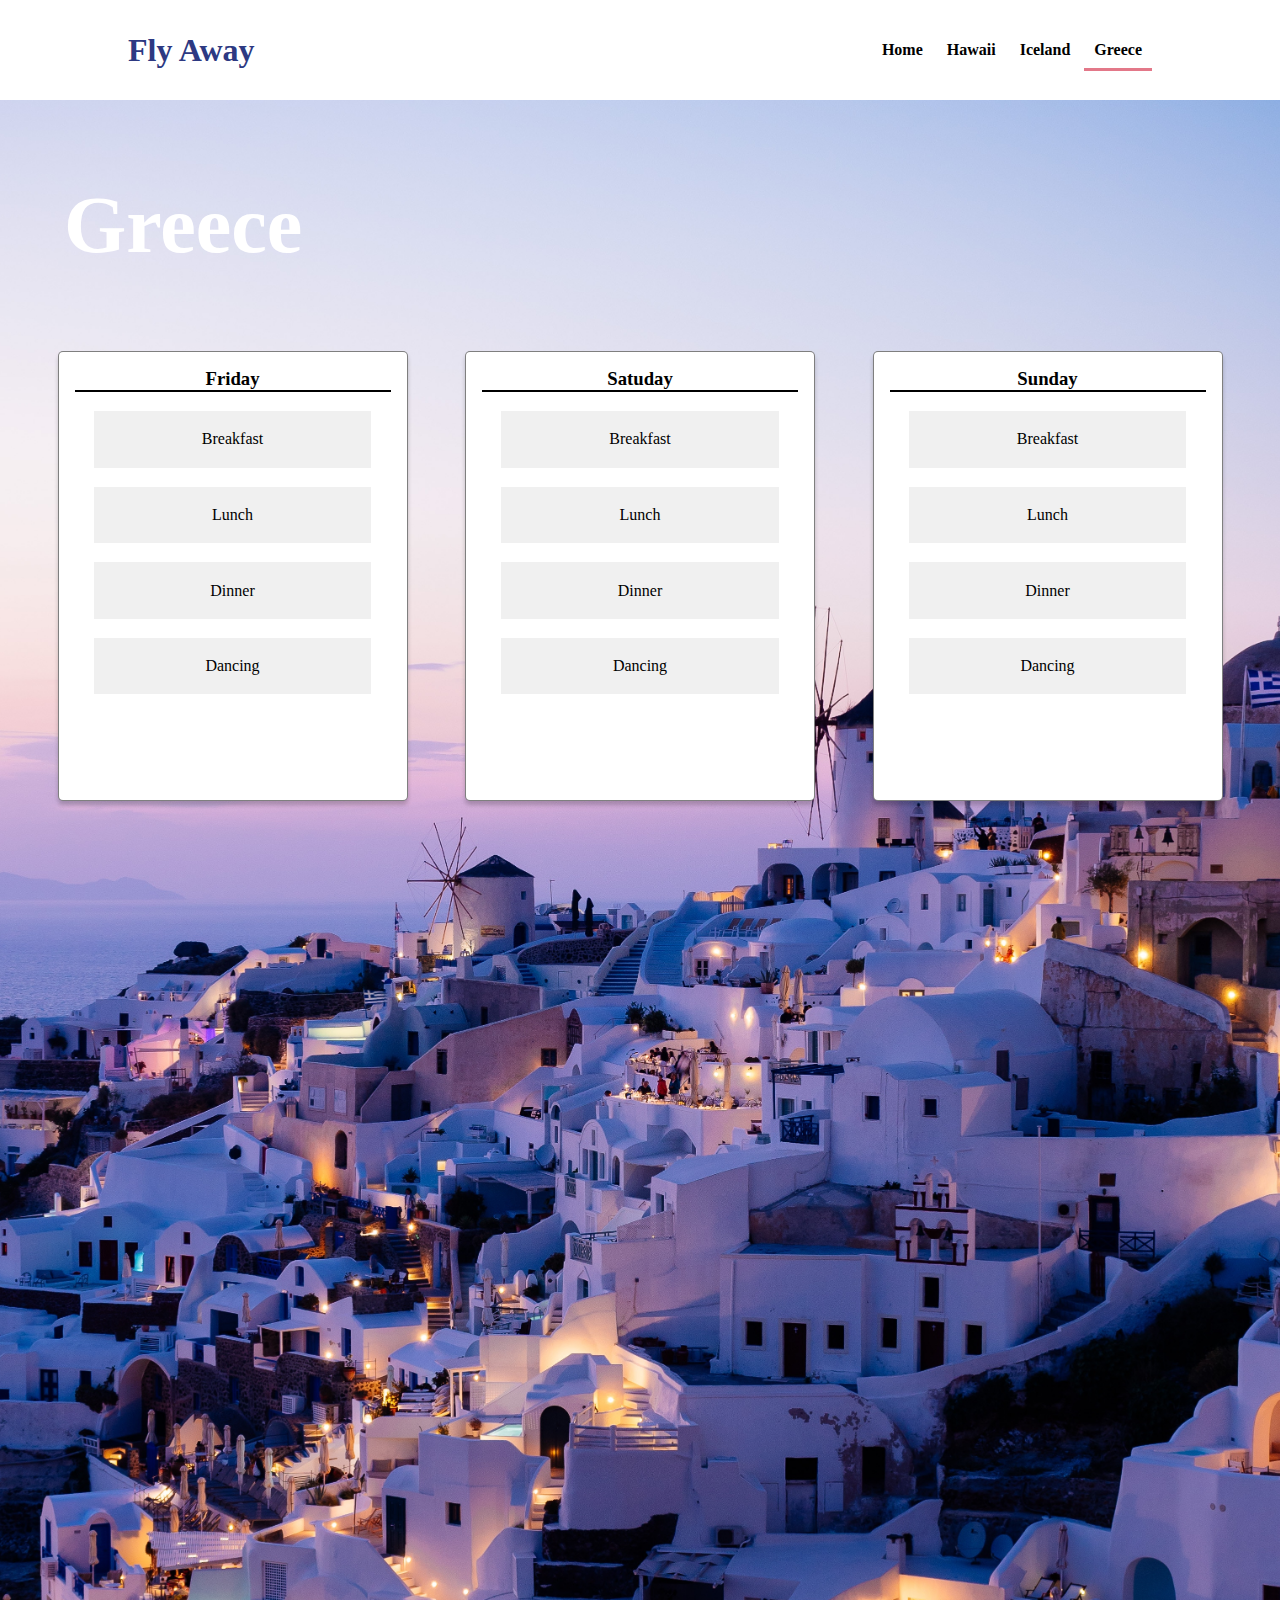
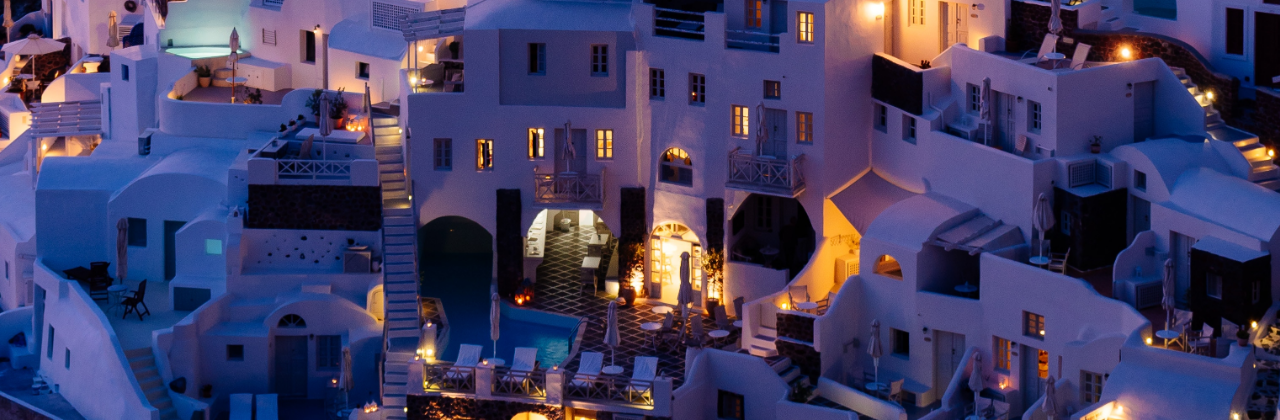
<file: pages/greece.html>
<!DOCTYPE html>
<html lang="en">
    <head>
        <meta charset="UTF-8">
        <meta name="viewport" content="width=device-width, initial-scale=1.0">
        <meta title="author" content="Khizar Khan">
        <title>Travel Site</title>
        <link rel="stylesheet" href="/css/destinations.css">
    </head>
    <body>
        <nav class="nav-bar">
            <a href="/index.html" class="nav-bar__anchor">
                <p class="nav-bar__logo">Fly Away</p>
            </a>
            <ul class="nav-bar__list">
                <li class="nav-bar__item">
                <a href="/index.html" class="nav-bar__anchor">Home</a>
                </li>
                <li class="nav-bar__item"><a href="hawaii.html" class="nav-bar__anchor">Hawaii</a></li>
                <li class="nav-bar__item"><a href="iceland.html" class="nav-bar__anchor">Iceland</a></li>
                <li class="nav-bar__item  nav-bar__item--active"><a href="greece.html" class="nav-bar__anchor">Greece</a></li>
            </ul>
        </nav>
        <main>
            <header class="header greece-header">
                <h1 class="title">Greece</h1>
                <div class="cards-container">
                    <div class="card">
                        <h3 class="date">Friday</h3>
                        <ul class="activity-list">
                            <li class="activity">Breakfast</li>
                            <li class="activity">Lunch</li>
                            <li class="activity">Dinner</li>
                            <li class="activity">Dancing</li>
                        </ul>
                    </div>
                    <div class="card">
                        <h3 class="date">Satuday</h3>
                        <ul class="activity-list">
                            <li class="activity">Breakfast</li>
                            <li class="activity">Lunch</li>
                            <li class="activity">Dinner</li>
                            <li class="activity">Dancing</li>
                        </ul>
                    </div>
                    <div class="card">
                        <h3 class="date">Sunday</h3>
                        <ul class="activity-list">
                            <li class="activity">Breakfast</li>
                            <li class="activity">Lunch</li>
                            <li class="activity">Dinner</li>
                            <li class="activity">Dancing</li>
                        </ul>
                    </div>
                </div>
            </header>
        </main>
    </body>
</html>
</file>
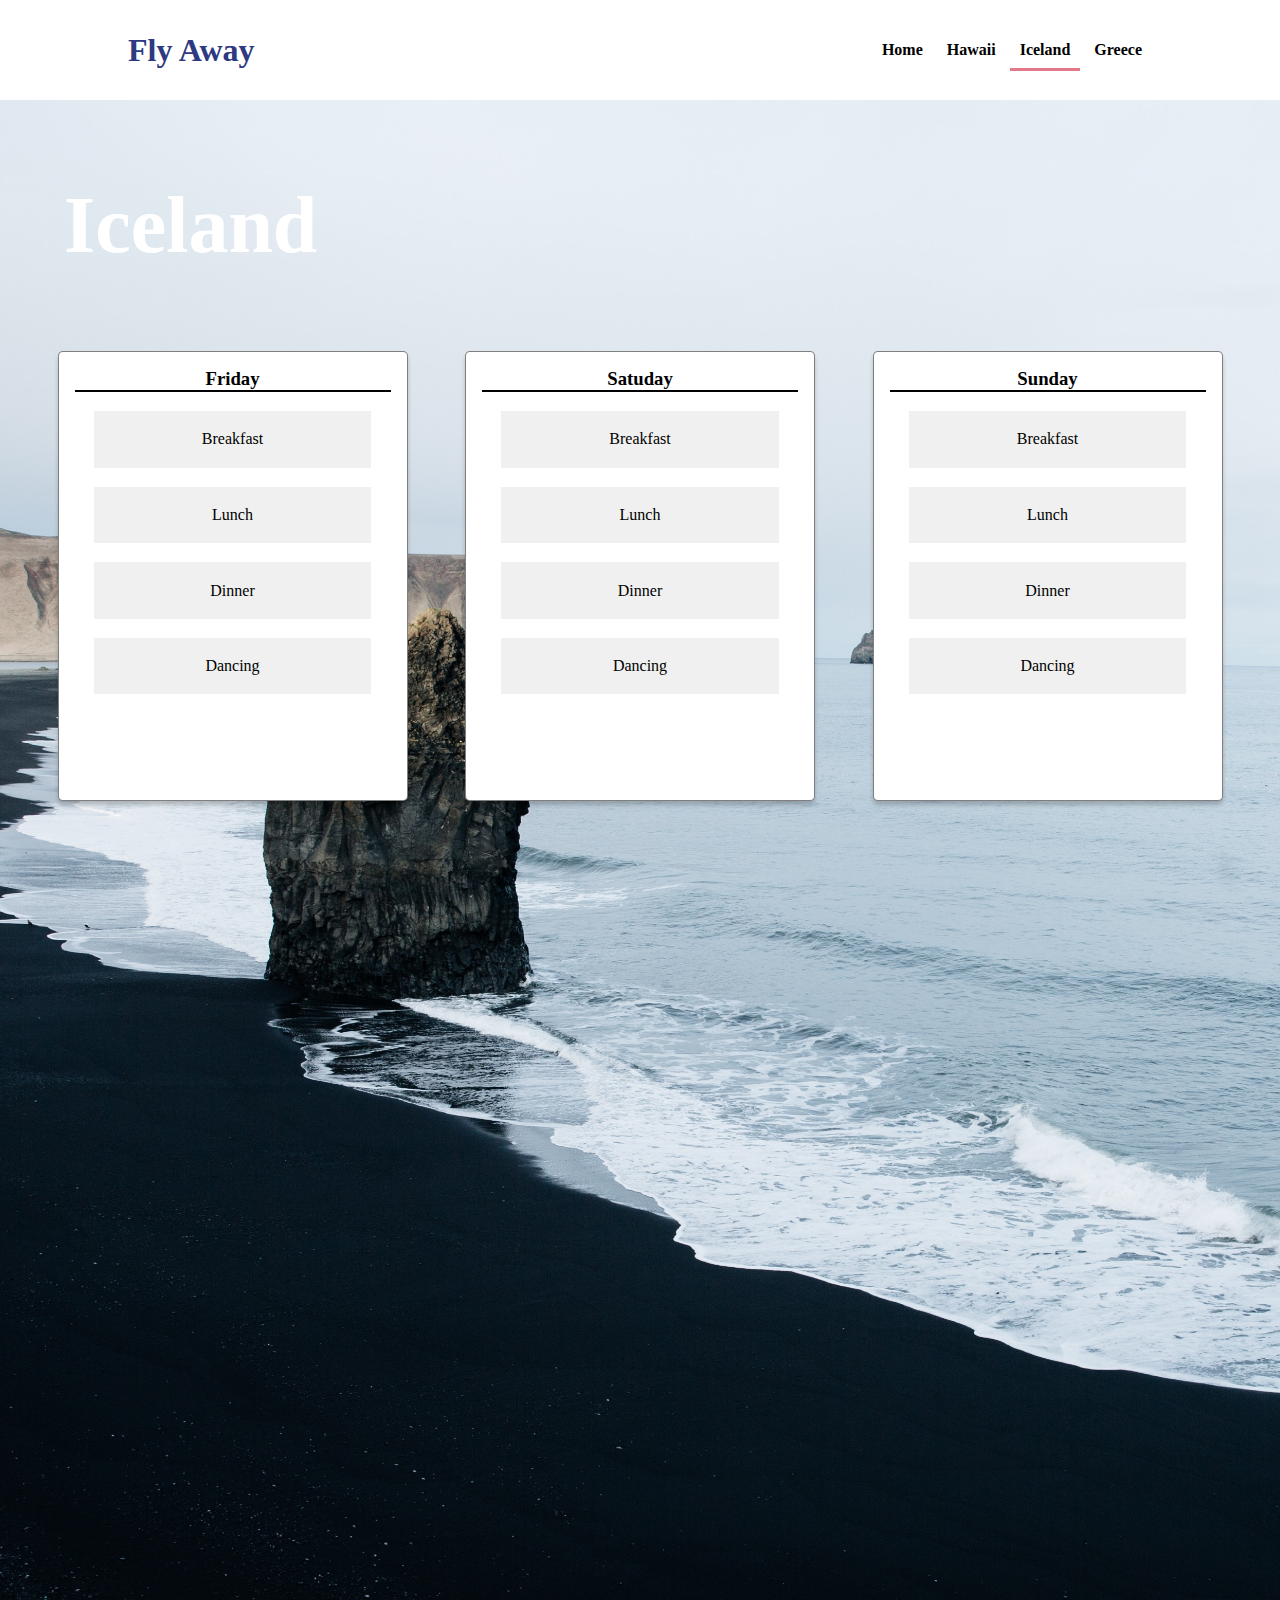
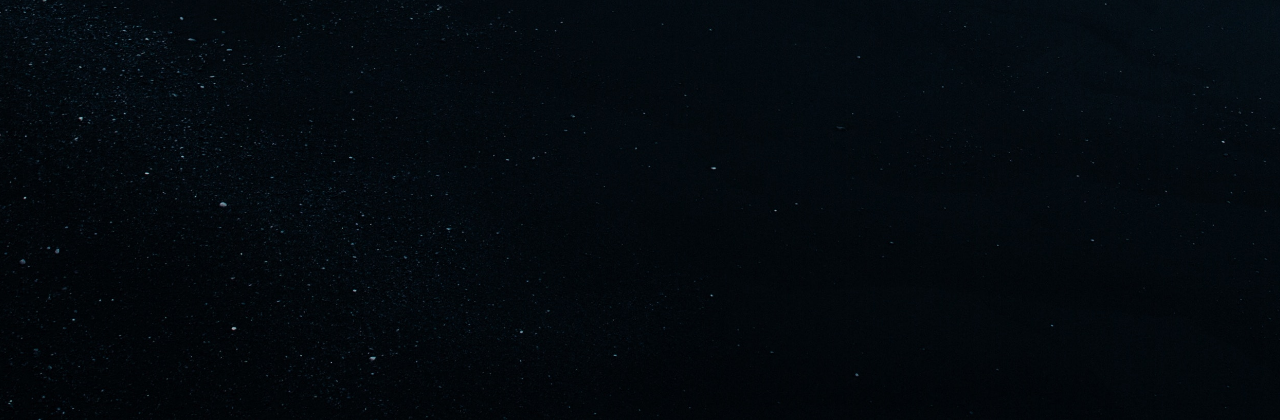
<file: pages/iceland.html>
<!DOCTYPE html>
<html lang="en">
    <head>
        <meta charset="UTF-8">
        <meta name="viewport" content="width=device-width, initial-scale=1.0">
        <meta title="author" content="Khizar Khan">
        <title>Travel Site</title>
        <link rel="stylesheet" href="/css/destinations.css">
    </head>
    <body>
        <nav class="nav-bar">
            <a href="/index.html" class="nav-bar__anchor">
                <p class="nav-bar__logo">Fly Away</p>
            </a>
            <ul class="nav-bar__list">
                <li class="nav-bar__item">
                <a href="/index.html" class="nav-bar__anchor">Home</a>
                </li>
                <li class="nav-bar__item"><a href="hawaii.html" class="nav-bar__anchor">Hawaii</a></li>
                <li class="nav-bar__item  nav-bar__item--active"><a href="iceland.html" class="nav-bar__anchor">Iceland</a></li>
                <li class="nav-bar__item"><a href="greece.html" class="nav-bar__anchor">Greece</a></li>
            </ul>
        </nav>
        <main>
            <header class="header iceland-header">
                <h1 class="title">Iceland</h1>
                <div class="cards-container">
                    <div class="card friday-card">
                        <h3 class="date">Friday</h3>
                        <ul class="activity-list">
                            <li class="activity">Breakfast</li>
                            <li class="activity">Lunch</li>
                            <li class="activity">Dinner</li>
                            <li class="activity">Dancing</li>
                        </ul>
                    </div>
                    <div class="card saturday-card">
                        <h3 class="date">Satuday</h3>
                        <ul class="activity-list">
                            <li class="activity">Breakfast</li>
                            <li class="activity">Lunch</li>
                            <li class="activity">Dinner</li>
                            <li class="activity">Dancing</li>
                        </ul>
                    </div>
                    <div class="card sunday-card">
                        <h3 class="date">Sunday</h3>
                        <ul class="activity-list">
                            <li class="activity">Breakfast</li>
                            <li class="activity">Lunch</li>
                            <li class="activity">Dinner</li>
                            <li class="activity">Dancing</li>
                        </ul>
                    </div>
                </div>
            </header>
        </main>
    </body>
</html>
</file>
<file: css/destinations.css>
* {
    box-sizing: border-box;
    margin: 0;
    padding: 0;
    font-family: Verdana;
}

/*body {
    margin: 0 2rem;
}*/

.nav-bar {
    background-color: #ffffff;
    width: 100%;
    height: 100px;
    position: fixed;
    top: 0;
    display: flex;
    justify-content: space-between;
    align-items: center;
    padding: 30px 10%;
}

.nav-bar__anchor {
    color: #000;
    text-decoration: none;
}

.nav-bar__logo {
    font-weight: 700;
    font-size: 32px;
    color: #2d3982;
}

.nav-bar__item {
    font-weight: 550;
    display: inline;
    padding: 0 10px;
    padding-bottom: 10px;
}

.nav-bar__item--active {
    border-bottom: solid 3px #e37889;
}

.nav-bar__item:hover {
    border-bottom: solid 3px #101d42;
    transition: 0.2s;
}

main {
    margin-top: 100px;
}

.header {
    width: 100%;
    height: 1920px;
    background-repeat: no-repeat;
    background-position: center;
    background-size: cover;
    display: flex;
    flex-flow: column wrap;
}

.hawaii-header {
    background-image: url('/assets/submission-2-assets-mockups/submission-2-assets-mockups/assets/hawaii.jpg');
}

.iceland-header {
    background-image: url('/assets/submission-2-assets-mockups/submission-2-assets-mockups/assets/iceland.jpg');
}

.greece-header {
    background-image: url('/assets/submission-2-assets-mockups/submission-2-assets-mockups/assets/greece.jpg');
}
  
.title {
    margin-left: 4rem;
    margin-top: 5rem;
    margin-bottom: 5rem;
    color: white;
    font-weight: bold;
    font-size: 80px;
}

.cards-container {
    display: flex;
    flex-flow: row wrap;
    justify-content: space-evenly;
}

.card {
    width: 350px;
    height: 450px;
    box-shadow: 0 4px 4px 0 rgba(0, 0, 0, 0.2);
    border-radius: 5px;
    border: 1px solid rgba(0, 0, 0, .5);
    padding: 16px;
    text-align: center;
    background-color: #ffffff;
}

.date {
    border-bottom: solid 2px;
}

.activity-list {
    list-style: none;
}

.activity {
    padding: 1.2rem;
    background-color: #f0f0f0;
    margin: 1.2rem;
    text-decoration: none;
}
</file>
